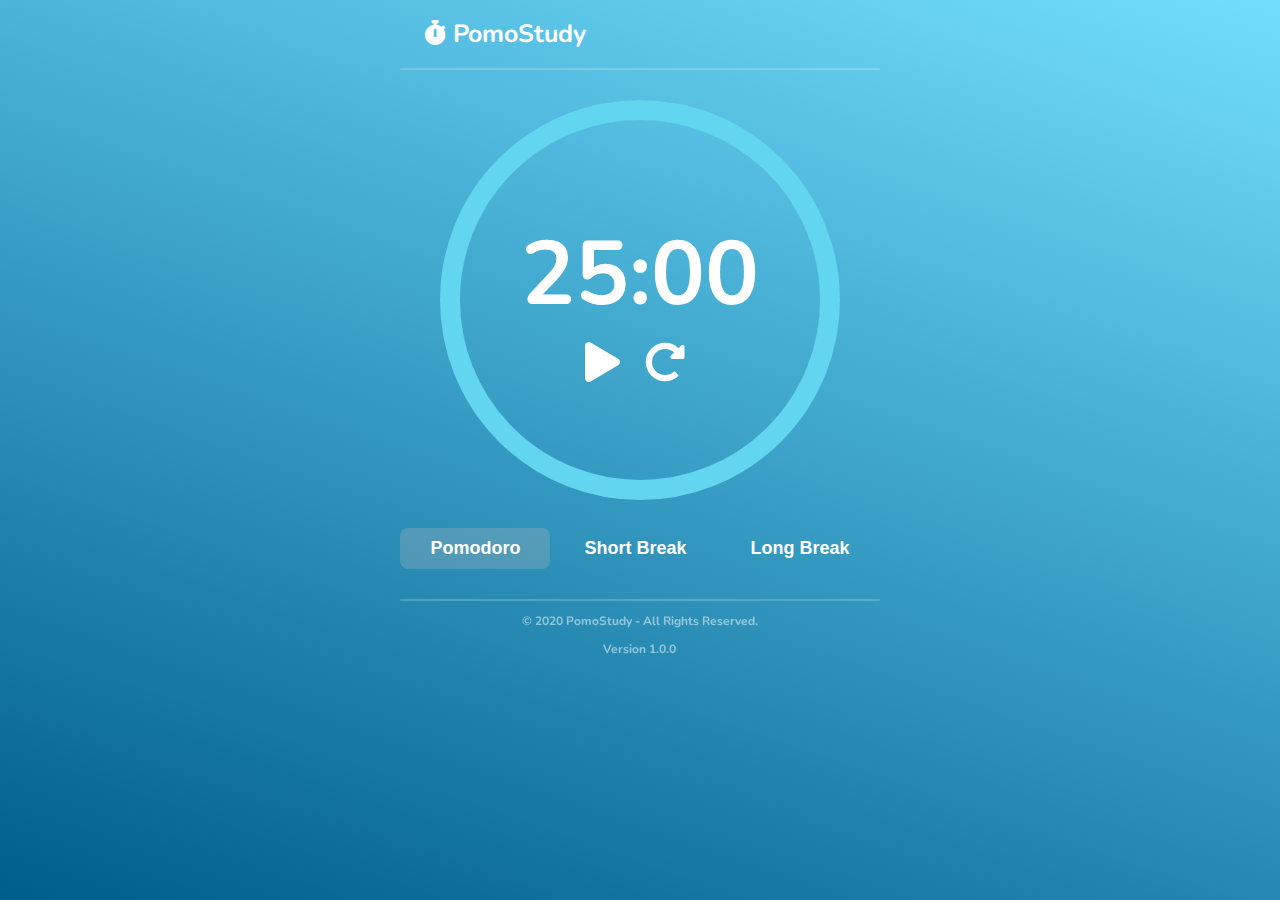
<file: index.html>
<!DOCTYPE html>
<html lang="en">

<head>
  <meta charset="UTF-8">
  <meta name="viewport" content="width=device-width, initial-scale=1.0">
  <title></title>
  <link href="https://fonts.googleapis.com/css?family=Nunito&display=swap" rel="stylesheet">
  <link rel="stylesheet" href="https://cdnjs.cloudflare.com/ajax/libs/font-awesome/5.12.1/css/all.min.css">
  <link rel="stylesheet" href="style.css" />
  <link rel="apple-touch-icon" sizes="180x180" href="assets/favicons/apple-touch-icon.png">
  <link rel="icon" type="image/png" sizes="32x32" href="assets/favicons/favicon-32x32.png">
  <link rel="icon" type="image/png" sizes="16x16" href="assets/favicons/favicon-16x16.png">
</head>

<body>
  <div class="navbar">
    <h1 class="nav-logo"><i class="fas fa-stopwatch"></i> PomoStudy</h1>
    <hr>
  </div>

  <br>
  <div class="content">
    <div class="timer">
      <div class="controler">
        <p class="duration"></p>
        <div>
          <button id="start"><i class="btn-icon fas fa-play"></i></button>
          <button id="pause"><i class="btn-icon fas fa-pause"></i></button>
          <button id="repeat"><i class="btn-icon fas fa-redo-alt"></i></button>
        </div>
      </div>
      <svg class="progress-bar">

        <circle class="back-c" ; r="190" cx="200" , cy="200" fill="transparent" stroke="#485c61" stroke-width="19" />

        <circle class="front-c" fill="transparent" stroke="#62d6f0" stroke-width="20" r="190" cx="0" cy="200"
          transform="rotate(-90 100 100)" />
      </svg>
    </div>

    <br>
    <br>

      <button class="btn-type active" id="pomodoro">Pomodoro</button>
      <button class="btn-type" id="short">Short Break</button>
      <button class="btn-type" id="long">Long Break</button>
  </div>

  <br>

  <footer>
    <hr>
    <p class="footer-text">© 2020 PomoStudy - All Rights Reserved.</p>
    <p class="footer-text">Version 1.0.0</p>
  </footer>

  <script src="timer.js"></script>
  <script src="index.js"></script>
</body>
</html>
</file>
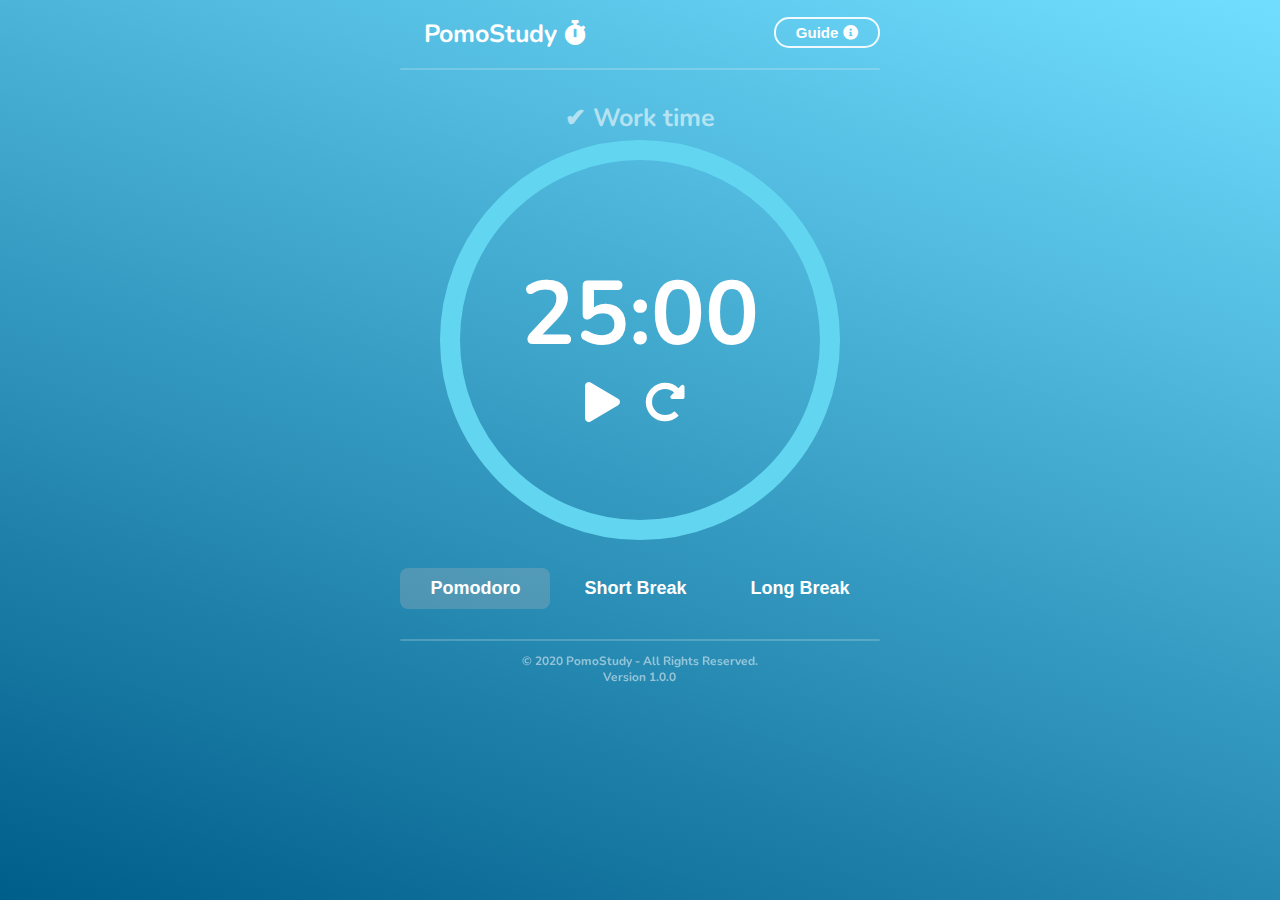
<file: public/index.html>
<!DOCTYPE html>
<html lang="en">

<head>
    <meta charset="UTF-8">
    <meta name="viewport" content="width=device-width, initial-scale=1.0">
    <title>PomoStudy</title>
    <meta name="description" content="A Pomodoro Timer app to help you manage your time and focus with your studies or work." />
    <link href="https://fonts.googleapis.com/css?family=Nunito&display=swap" rel="stylesheet">
    <link rel="stylesheet" href="https://cdnjs.cloudflare.com/ajax/libs/font-awesome/5.12.1/css/all.min.css">
    <link rel="stylesheet" href="style.css" />
    <link rel="apple-touch-icon" sizes="180x180" href="assets/favicons/apple-touch-icon.png">
    <link rel="icon" type="image/png" sizes="32x32" href="assets/favicons/favicon-32x32.png">
    <link rel="icon" type="image/png" sizes="16x16" href="assets/favicons/favicon-16x16.png">

    <!-- Global site tag (gtag.js) - Google Analytics -->
    <script async src="https://www.googletagmanager.com/gtag/js?id=G-GP4ZME3R3Z"></script>
    <script>
        window.dataLayer = window.dataLayer || [];
        function gtag(){dataLayer.push(arguments);}
        gtag('js', new Date());
        gtag('config', 'G-GP4ZME3R3Z');
    </script>
</head>

<body>
  <div class="navbar">
    <h1 class="nav-logo">PomoStudy <i class="fas fa-stopwatch"></i><a href="guide.html"><button class="btn-guide">Guide <i class="fas fa-info-circle"></i></button></a></h1>
    <hr>
  </div>

  <br>
  <p class="heading">✔ Work time</p>
  <div class="content">
    <div class="timer">
      <div class="controler">
        <p class="duration"></p>
        <div>
          <button id="start"><i class="btn-icon fas fa-play"></i></button>
          <button id="pause"><i class="btn-icon fas fa-pause"></i></button>
          <button id="repeat"><i class="btn-icon fas fa-redo-alt"></i></button>
        </div>
      </div>
      <svg class="progress-bar">

        <circle class="back-c" ; r="190" cx="200" , cy="200" fill="transparent" stroke="rgba(255, 255, 255, 0.075)" stroke-width="19" />

        <circle class="front-c" fill="transparent" stroke="#62d6f0" stroke-width="20" r="190" cx="0" cy="200"
          transform="rotate(-90 100 100)" />
      </svg>
    </div>

    <br>
    <br>

      <button class="btn-type active" id="pomodoro">Pomodoro</button>
      <button class="btn-type" id="short">Short Break</button>
      <button class="btn-type" id="long">Long Break</button>
  </div>

  <br>

  <footer>
    <hr>
    <p class="footer-text">© 2020 PomoStudy - All Rights Reserved.<br/>Version 1.0.0</p>
  </footer>

  <script src="timer.js"></script>
  <script src="index.js"></script>
</body>
</html>
</file>
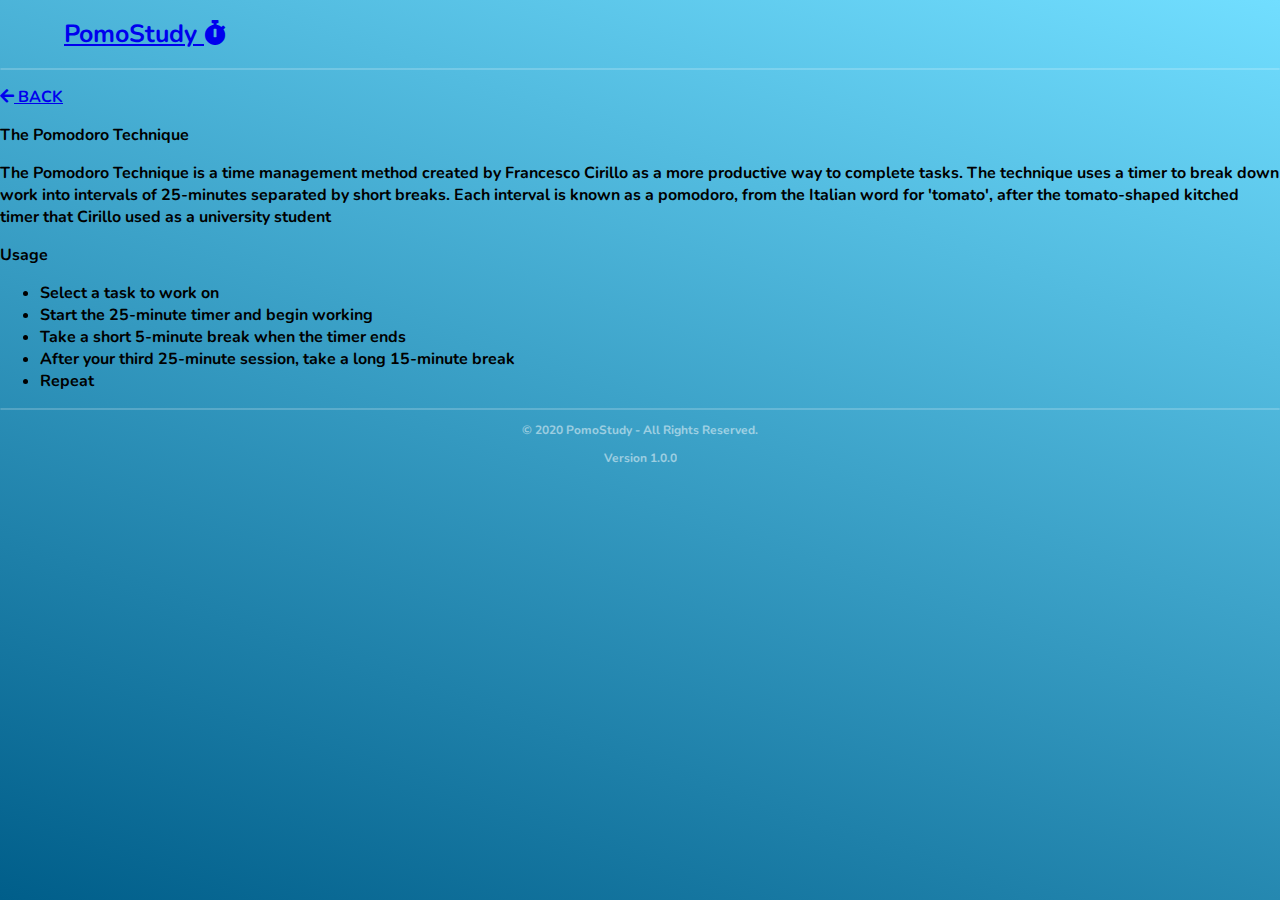
<file: guide.html>
<!DOCTYPE html>
<html lang="en">

<head>
    <meta charset="UTF-8">
    <meta name="viewport" content="width=device-width, initial-scale=1.0">
    <title></title>
    <link href="https://fonts.googleapis.com/css?family=Nunito&display=swap" rel="stylesheet">
    <link rel="stylesheet" href="https://cdnjs.cloudflare.com/ajax/libs/font-awesome/5.12.1/css/all.min.css">
    <link rel="stylesheet" href="style.css" />
    <link rel="apple-touch-icon" sizes="180x180" href="assets/favicons/apple-touch-icon.png">
    <link rel="icon" type="image/png" sizes="32x32" href="assets/favicons/favicon-32x32.png">
    <link rel="icon" type="image/png" sizes="16x16" href="assets/favicons/favicon-16x16.png">
</head>

<body>
    <div class="guide-content">
        <div class="navbar">
            <h1 class="nav-logo"><a href="index.html">PomoStudy <i class="fas fa-stopwatch"></a></i></h1>
            <hr>
        </div>

        <p class="guide-back"><a href="index.html"><i class="fas fa-arrow-left"></i> BACK</a></p>

        <div class="guide-text">

        <h2 class="guide-title">The Pomodoro Technique</h2>
        <p>The Pomodoro Technique is a time management method created by Francesco Cirillo as a more productive way to complete tasks. The technique uses a timer to break down work into intervals of 25-minutes separated by short breaks. Each interval is known as a pomodoro, from the Italian word for 'tomato', after the tomato-shaped kitched timer that Cirillo used as a university student</p>
        
        <h2 class="guide-title">Usage</h2>
        <ul>
            <li>Select a task to work on</li>
            <li>Start the 25-minute timer and begin working</li>
            <li>Take a short 5-minute break when the timer ends</li>
            <li>After your third 25-minute session, take a long 15-minute break</li>
            <li>Repeat</li>
          </ul>  

        </div>

        <footer>
            <hr>
            <p class="footer-text">© 2020 PomoStudy - All Rights Reserved.</p>
            <p class="footer-text">Version 1.0.0</p>
        </footer>
    </div>

    <script src="timer.js"></script>
    <script src="index.js"></script>
</body>

</html>
</file>
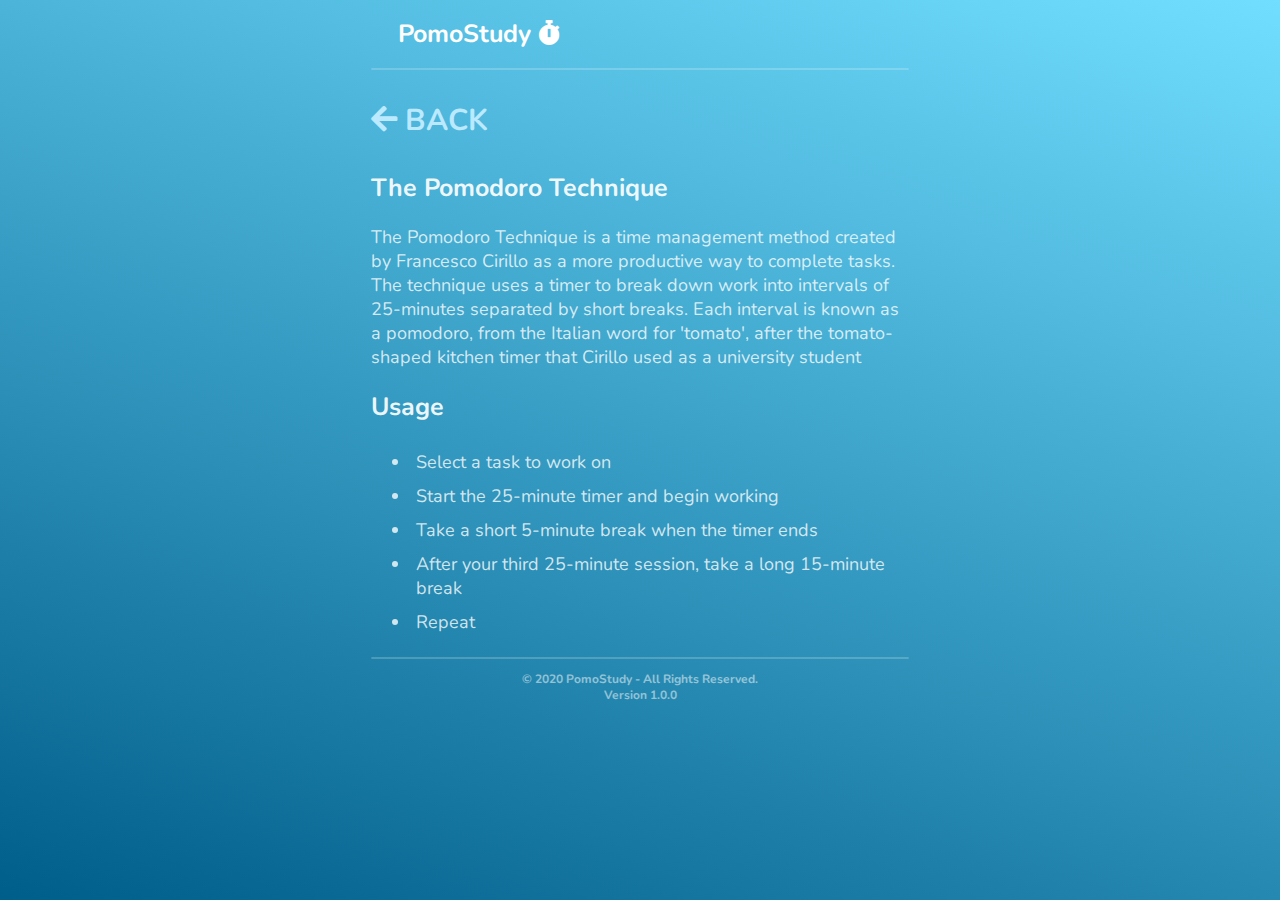
<file: public/guide.html>
<!DOCTYPE html>
<html lang="en">

<head>
    <meta charset="UTF-8">
    <meta name="viewport" content="width=device-width, initial-scale=1.0">
    <title>Info</title>
    <meta name="description" content="A Pomodoro Timer app to help you manage your time and focus with your studies or work." />
    <link href="https://fonts.googleapis.com/css?family=Nunito&display=swap" rel="stylesheet">
    <link rel="stylesheet" href="https://cdnjs.cloudflare.com/ajax/libs/font-awesome/5.12.1/css/all.min.css">
    <link rel="stylesheet" href="style.css" />
    <link rel="apple-touch-icon" sizes="180x180" href="assets/favicons/apple-touch-icon.png">
    <link rel="icon" type="image/png" sizes="32x32" href="assets/favicons/favicon-32x32.png">
    <link rel="icon" type="image/png" sizes="16x16" href="assets/favicons/favicon-16x16.png">

    <!-- Global site tag (gtag.js) - Google Analytics -->
    <script async src="https://www.googletagmanager.com/gtag/js?id=G-GP4ZME3R3Z"></script>
    <script>
        window.dataLayer = window.dataLayer || [];
        function gtag(){dataLayer.push(arguments);}
        gtag('js', new Date());
        gtag('config', 'G-GP4ZME3R3Z');
    </script>
</head>

<body>
    <div class="guide-content">
        <div class="navbar">
            <h1 class="nav-logo"><a href="index.html">PomoStudy <i class="fas fa-stopwatch"></a></i></h1>
            <hr>
        </div>

        <p class="guide-back"><a href="index.html"><i class="fas fa-arrow-left"></i> BACK</a></p>

        <div class="guide-text">

        <h2 class="guide-title">The Pomodoro Technique</h2>
        <p>The Pomodoro Technique is a time management method created by Francesco Cirillo as a more productive way to complete tasks. The technique uses a timer to break down work into intervals of 25-minutes separated by short breaks. Each interval is known as a pomodoro, from the Italian word for 'tomato', after the tomato-shaped kitchen timer that Cirillo used as a university student</p>
        
        <h2 class="guide-title">Usage</h2>
        <ul>
            <li>Select a task to work on</li>
            <li>Start the 25-minute timer and begin working</li>
            <li>Take a short 5-minute break when the timer ends</li>
            <li>After your third 25-minute session, take a long 15-minute break</li>
            <li>Repeat</li>
          </ul>  

        </div>

        <footer>
            <hr>
            <p class="footer-text">© 2020 PomoStudy - All Rights Reserved.<br/>Version 1.0.0</p>
        </footer>
    </div>

    <script src="timer.js"></script>
    <script src="index.js"></script>
</body>

</html>
</file>
<file: style.css>
/* For mobile phones */

@media only screen and (max-width: 450px) {
  .front-c {
    display: none;
  }
  .back-c {
    display: none;
  }
  .progress-bar {
    display: none;
  }
  body {
    height: 100%;
    width: 100%;
    padding-left: 5%;
    padding-right: 5%;
    scroll-behavior: smooth;
  }
  .controler {
    position: static !important;
    padding-top: 4em;
    padding-bottom: 4em;
    bottom: unset;
    display: flex;
    justify-content: center;
    align-items: center;
    flex-direction: column;
  }
}

/* Default styles */

html {
  scroll-behavior: smooth;
  min-width: 100%;
  min-height: 100%;
}

body {
  background-image: linear-gradient(19deg, rgb(0, 94, 138) 0%, rgb(113, 222, 255) 100%);
  background-repeat: no-repeat;
  background-size: cover;
  font-family: 'Nunito', 'Segoe UI', Roboto, Helvetica, Arial, sans-serif;
  font-weight: bold;
  display: table;
  width: auto;
  margin: 0 auto;
  padding-bottom: 8px;
  min-height: 100%;
  grid-template-rows: 1fr auto;
}

.blue {
  background-image: linear-gradient(19deg, rgb(0, 94, 138) 0%, rgb(113, 222, 255) 100%);
  stroke: #62d6f0;
}

.green {
  background-image: linear-gradient(19deg, rgb(51, 124, 69) 0%, rgb(83, 243, 136) 100%);
  stroke: #a4e480;
}

.purple {
  background-image: linear-gradient(19deg, rgb(109, 23, 131) 0%, rgb(218, 109, 245) 100%);
  stroke: #dd5dfd;
}

* {
  font: inherit;
}

.nav-logo {
  padding-left: 5%;
  padding-left: 5%;
  color: white;
  font-size: 25px;
}

.heading {
  font-size: 20px;
  float: right;
  color: rgba(255, 255, 255, 0.575)
}

.content {
  text-align: center;
}

.timer {
  position: relative;
  display: inline-block;
}

.timer button {
  outline: none;
  border: none;
  background: none;
  font-size: 40px;
  padding-right: 15px;
  cursor: pointer;
}

.controler {
  position: absolute;
  top: 0;
  left: 0;
  right: 0;
  bottom: 0;
  display: flex;
  justify-content: center;
  align-items: center;
  flex-direction: column;
}

.duration {
  margin-block-start: 0em;
  margin-block-end: 0em;
  color: white;
  display: block;
  border: none;
  width: 240px;
  font-size: 90px;
  text-align: center;
}

.btn-icon {
  filter: invert(100%);
}

.btn-icon:hover {
  opacity: 60%;
  transition: 0.2s;
}

.progress-bar {
  height: 400px;
  width: 400px;
}

.btn-type {
  font-family: 'Nunito', 'Segoe UI', Roboto, Helvetica, Arial, sans-serif;
  border: none;
  outline: none;
  background-color: transparent;
  border-radius: 8px;
  display: inline-block;
  cursor: pointer;
  color: #ffffff;
  font-family: Arial;
  font-size: 18px;
  padding: 10px 30px;
  text-decoration: none;
}

.active, .btn-type:hover {
  background-color: rgba(185, 185, 185, 0.274);
  transition: 0.5s
}

hr {
  border: 1.5px solid white;
  border-radius: 10px;
  opacity: 20%;
}

footer {
  text-align: center;
  color: white;
}

.footer-text {
  font-size: 12px;
  color: white;
  opacity: 50%;
}

.footer-icons {
  text-decoration: none;
  padding-left: 5px;
  padding-right: 5px;
  height: 30px;
  width: 30px;
}

.footer-icons:hover {
  opacity: 30%;
  transition: 0.3s;
}
</file>
<file: public/style.css>
/* For mobile phones */

@media only screen and (max-width: 450px) {
  .front-c {
    display: none;
  }
  .back-c {
    display: none;
  }
  .progress-bar {
    display: none;
  }
  body {
    height: 100%;
    width: 100%;
    padding-left: 5%;
    padding-right: 5%;
    scroll-behavior: smooth;
  }
  .controler {
    position: static !important;
    padding-top: 4em;
    padding-bottom: 4em;
    bottom: unset;
    display: flex;
    justify-content: center;
    align-items: center;
    flex-direction: column;
  }
  .guide-content {
    padding-right: 10% !important;
    padding-left: 10% !important;
  }
}

/* Default styles */

html {
  scroll-behavior: smooth;
  min-width: 100%;
  min-height: 100%;
}

body {
  background-image: linear-gradient(19deg, rgb(0, 94, 138) 0%, rgb(113, 222, 255) 100%);
  background-repeat: no-repeat;
  background-size: cover;
  font-family: 'Nunito', 'Segoe UI', Roboto, Helvetica, Arial, sans-serif;
  font-weight: bold;
  display: table;
  width: auto;
  margin: 0 auto;
  padding-bottom: 8px;
  min-height: 100%;
  grid-template-rows: 1fr auto;
}

.blue {
  background-image: linear-gradient(19deg, rgb(0, 127, 185) 0%, rgb(113, 222, 255) 100%);
  stroke: #8fe6fa;
}

.green {
  background-image: linear-gradient(19deg, rgb(51, 124, 69) 0%, rgb(83, 243, 136) 100%);
  stroke: #bbfc95;
}

.purple {
  background-image: linear-gradient(19deg, rgb(166, 43, 197) 0%, rgb(218, 109, 245) 100%);
  stroke: #eb9bff;
}

* {
  font: inherit;
}

::selection { /* Selection Hover */
  background: #b6fdff;
}

.nav-logo {
  padding-left: 5%;
  padding-left: 5%;
  color: white;
  font-size: 25px;
}

.heading {
  font-size: 25px;
  text-align: center;
  margin-block-start: 1px;
  margin-block-end: 5px;
  color: rgba(255, 255, 255, 0.575)
}

.btn-guide {
  font-family: 'Nunito', 'Segoe UI', Roboto, Helvetica, Arial, sans-serif;
  border: 2px solid rgba(255, 255, 255, 0.904);
  outline: none;
  float: right;
  background-color: transparent;
  border-radius: 15px;
  cursor: pointer;
  color: #ffffff;
  font-family: Arial;
  font-size: 15px;
  padding: 5px 20px;
  text-decoration: none;
}

a, a:visited {
  color: inherit;
  text-decoration: none;
}

.btn-guide:hover {
  border: 2px solid rgba(255, 255, 255, 0.425);
  transition: 0.5s
}

.guide-content {
  padding-right: 29%;
  padding-left: 29%;
}

.guide-title {
  font-size: 25px;
  font-weight: bold;
  color: rgba(255, 255, 255, 0.911);
}

.guide-text {
  font-family: 'Nunito', 'Segoe UI', Roboto, Helvetica, Arial, sans-serif;
  font-weight: normal;
  font-size: 18px;
  color: rgba(255, 255, 255, 0.788);
}

.guide-back {
  font-size: 30px;
  text-align: left;
  color: rgb(187, 233, 255);
}

li {
  padding: 5px;
}

.content {
  text-align: center;
}

.timer {
  position: relative;
  display: inline-block;
}

.timer button {
  outline: none;
  border: none;
  background: none;
  font-size: 40px;
  padding-right: 15px;
  cursor: pointer;
}

.controler {
  position: absolute;
  top: 0;
  left: 0;
  right: 0;
  bottom: 0;
  display: flex;
  justify-content: center;
  align-items: center;
  flex-direction: column;
}

.duration {
  margin-block-start: 0em;
  margin-block-end: 0em;
  color: white;
  display: block;
  border: none;
  width: 240px;
  font-size: 90px;
  text-align: center;
}

.btn-icon {
  filter: invert(100%);
}

.btn-icon:hover {
  opacity: 60%;
  transition: 0.2s;
}

.progress-bar {
  height: 400px;
  width: 400px;
}

.btn-type {
  font-family: 'Nunito', 'Segoe UI', Roboto, Helvetica, Arial, sans-serif;
  border: none;
  outline: none;
  background-color: transparent;
  border-radius: 8px;
  display: inline-block;
  cursor: pointer;
  color: #ffffff;
  font-family: Arial;
  font-size: 18px;
  padding: 10px 30px;
  text-decoration: none;
}

.active, .btn-type:hover {
  background-color: rgba(185, 185, 185, 0.274);
  transition: 0.5s
}

hr {
  border: 1.5px solid white;
  border-radius: 10px;
  opacity: 20%;
}

footer {
  text-align: center;
  color: white;
}

.footer-text {
  font-size: 12px;
  color: white;
  opacity: 50%;
}

.footer-icons {
  text-decoration: none;
  padding-left: 5px;
  padding-right: 5px;
  height: 30px;
  width: 30px;
}

.footer-icons:hover {
  opacity: 30%;
  transition: 0.3s;
}
</file>
